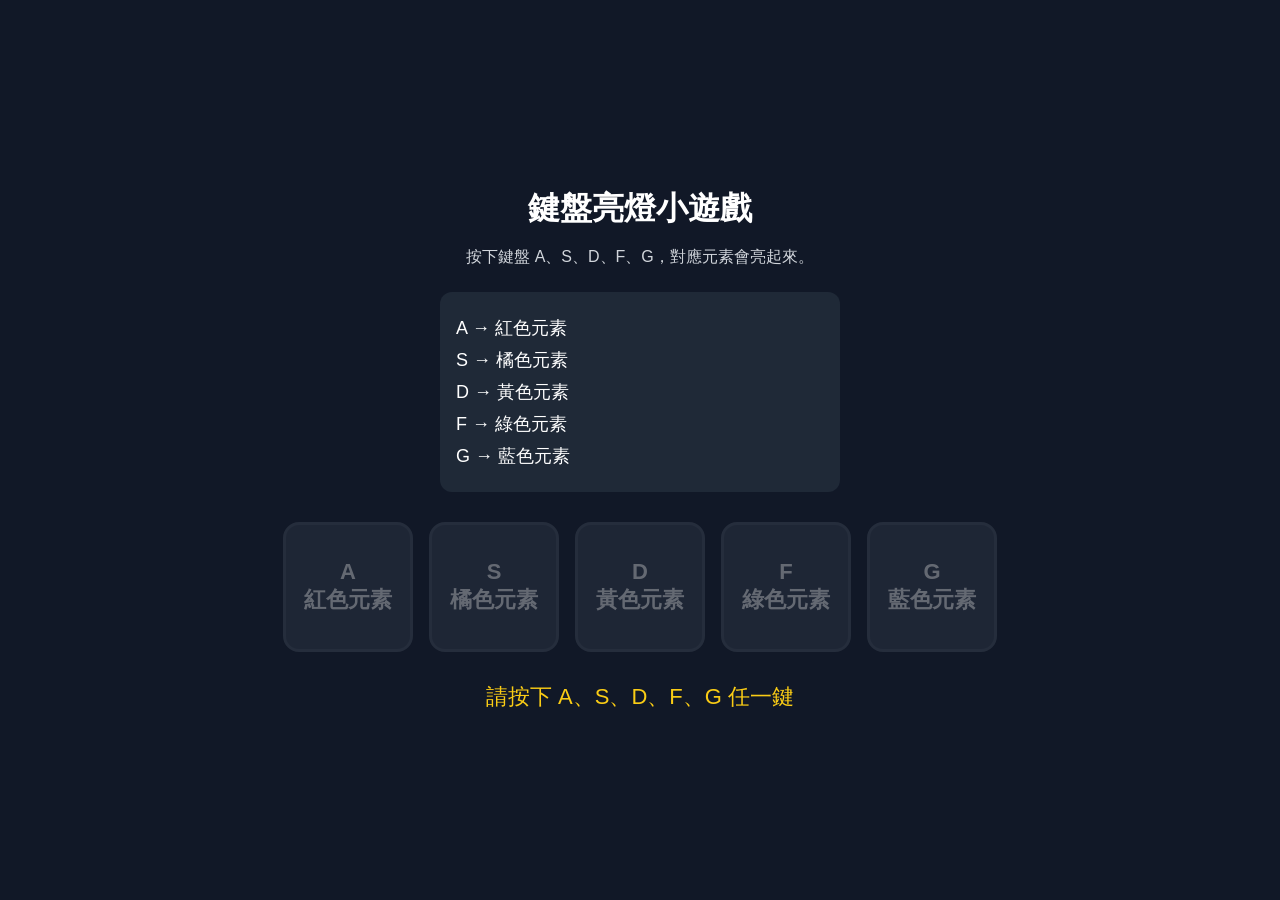
<file: vibeCodingXgoogleExtension/02/index.html>
<!DOCTYPE html>
<html lang="zh-Hant">
<head>
  <meta charset="UTF-8" />
  <meta name="viewport" content="width=device-width, initial-scale=1.0" />
  <title>鍵盤亮燈小遊戲</title>
  <link rel="stylesheet" href="style.css" />
</head>
<body>
  <main class="game">
    <h1>鍵盤亮燈小遊戲</h1>

    <p class="hint">
      按下鍵盤 A、S、D、F、G，對應元素會亮起來。
    </p>

    <section class="instructions">
      <p>A → 紅色元素</p>
      <p>S → 橘色元素</p>
      <p>D → 黃色元素</p>
      <p>F → 綠色元素</p>
      <p>G → 藍色元素</p>
    </section>

    <section class="elements">
      <div id="element-a" class="box red">A<br />紅色元素</div>
      <div id="element-s" class="box orange">S<br />橘色元素</div>
      <div id="element-d" class="box yellow">D<br />黃色元素</div>
      <div id="element-f" class="box green">F<br />綠色元素</div>
      <div id="element-g" class="box blue">G<br />藍色元素</div>
    </section>

    <p id="status">請按下 A、S、D、F、G 任一鍵</p>
  </main>

  <script src="script.js"></script>
</body>
</html>
</file>
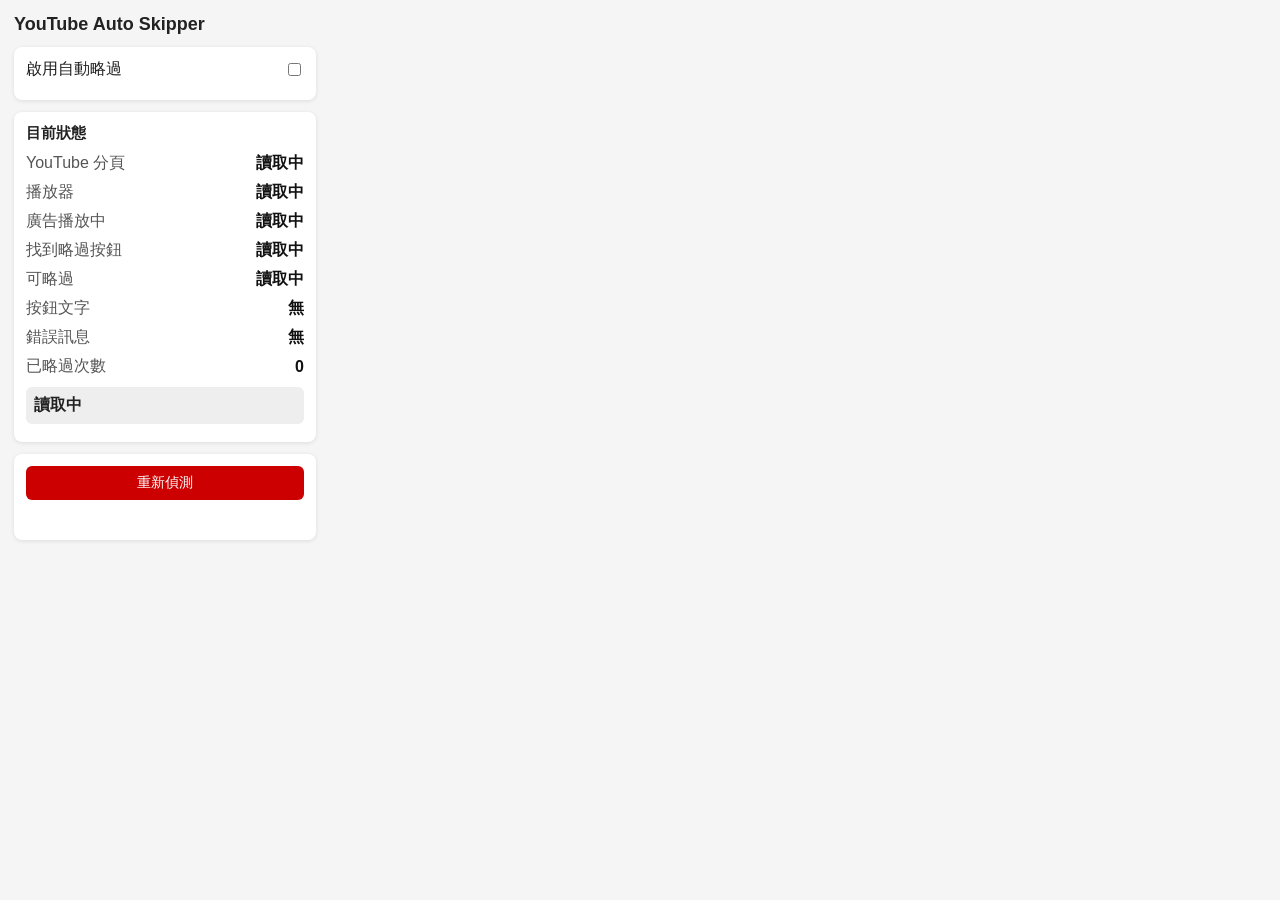
<file: youtubeAutoSkipper/popup.html>
<!DOCTYPE html>
<html lang="zh-Hant">
<head>
  <meta charset="UTF-8">
  <title>YouTube Auto Skipper</title>
  <link rel="stylesheet" href="popup.css">
</head>
<body>
  <main class="container">
    <h1>YouTube Auto Skipper</h1>

    <section class="card">
      <label class="switch-row">
        <span>啟用自動略過</span>
        <input id="enabledToggle" type="checkbox">
      </label>
    </section>

    <section class="card">
      <h2>目前狀態</h2>

      <div class="status-row">
        <span>YouTube 分頁</span>
        <strong id="youtubeStatus">讀取中</strong>
      </div>

      <div class="status-row">
        <span>播放器</span>
        <strong id="playerStatus">讀取中</strong>
      </div>

      <div class="status-row">
        <span>廣告播放中</span>
        <strong id="adStatus">讀取中</strong>
      </div>

      <div class="status-row">
        <span>找到略過按鈕</span>
        <strong id="foundSkipStatus">讀取中</strong>
      </div>

      <div class="status-row">
        <span>可略過</span>
        <strong id="skipStatus">讀取中</strong>
      </div>
      
      <div class="status-row">
        <span>按鈕文字</span>
        <strong id="skipButtonText">無</strong>
      </div>     

      <div class="status-row">
        <span>錯誤訊息</span>
        <strong id="lastError">無</strong>
      </div>
      
      <div class="status-row">
        <span>已略過次數</span>
        <strong id="skipCount">0</strong>
      </div>

      <div class="status-message" id="lastAction">讀取中</div>
      <div class="checked-time" id="lastSkipAt"></div>
      <div class="checked-time" id="lastCheckedAt"></div>
    </section>

    <section class="card">
      <button id="refreshButton">重新偵測</button>
      <p id="statusText"></p>
    </section>
  </main>

  <script src="popup.js"></script>
</body>
</html>
</file>
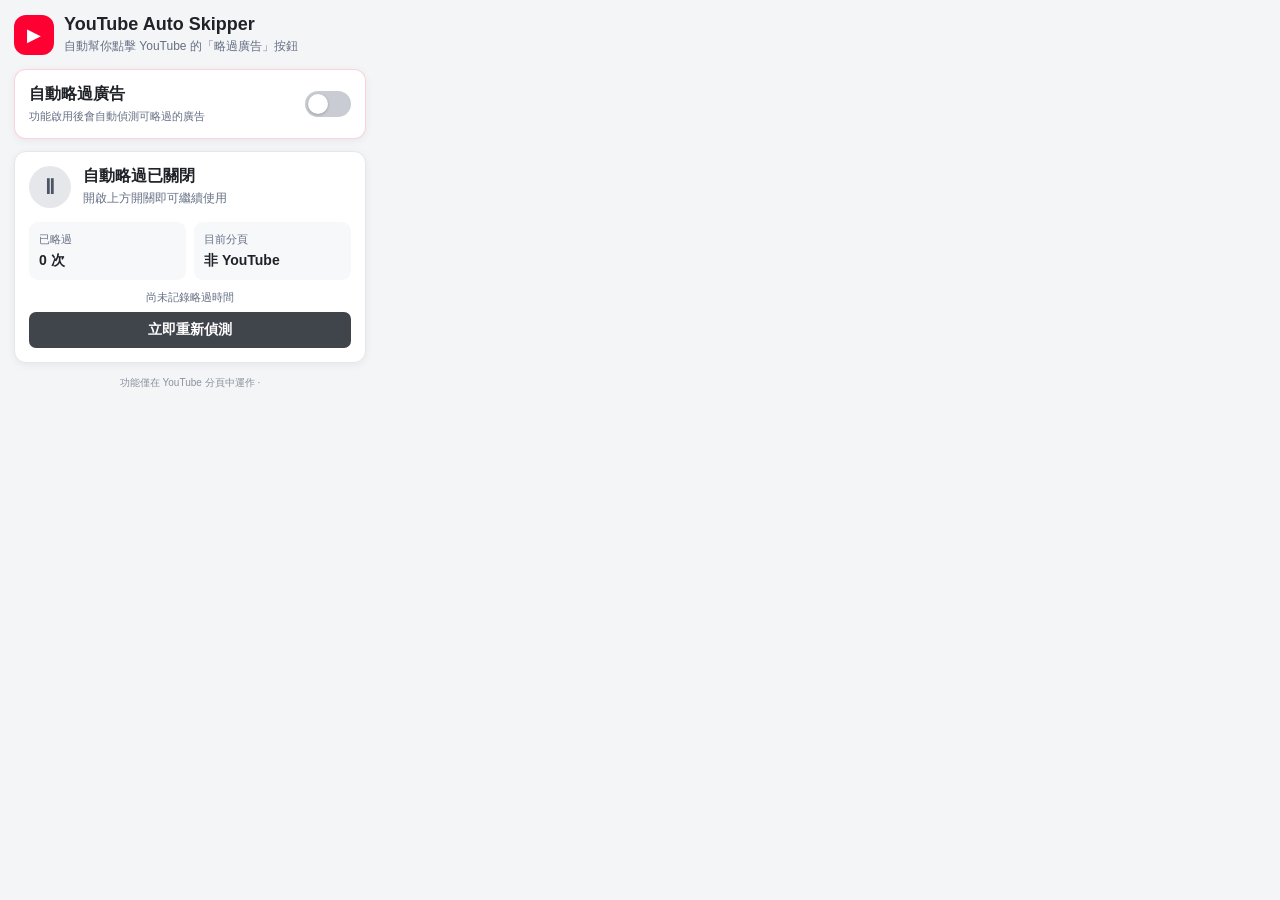
<file: youtubeAutoSkipper/popup/popup.html>
<!DOCTYPE html>
<html lang="zh-Hant">
<head>
  <meta charset="UTF-8">
  <meta name="viewport" content="width=device-width, initial-scale=1.0">
  <title>YouTube Auto Skipper</title>
  <link rel="stylesheet" href="popup.css">
</head>
<body>
  <main class="container">
    <header class="app-header">
      <div class="app-logo" aria-hidden="true">▶</div>
      <div>
        <h1>YouTube Auto Skipper</h1>
        <p class="app-subtitle user-only">自動幫你點擊 YouTube 的「略過廣告」按鈕</p>
        <p class="app-subtitle developer-only">Chrome DevTools Protocol 開發者控制台</p>
      </div>
      <span id="modeBadge" class="mode-badge developer-only"></span>
    </header>

    <section class="card primary-card">
      <label class="switch-row" for="enabledToggle">
        <span>
          <strong>自動略過廣告</strong>
          <small id="enabledDescription">功能啟用後會自動偵測可略過的廣告</small>
        </span>
        <span class="switch-control">
          <input id="enabledToggle" type="checkbox">
          <span class="switch-slider" aria-hidden="true"></span>
        </span>
      </label>
    </section>

    <section class="card user-only">
      <div class="user-status-header">
        <div id="userStatusIcon" class="status-icon">…</div>
        <div>
          <h2 id="userStatusTitle">正在讀取狀態</h2>
          <p id="userStatusMessage">請稍候</p>
        </div>
      </div>

      <div class="summary-grid">
        <div class="summary-item">
          <span>已略過</span>
          <strong><span id="userSkipCount">0</span> 次</strong>
        </div>
        <div class="summary-item">
          <span>目前分頁</span>
          <strong id="userTabStatus">檢查中</strong>
        </div>
      </div>

      <p id="userLastSkipAt" class="user-last-skip"></p>

      <button id="userRefreshButton" class="secondary">立即重新偵測</button>
    </section>

    <section class="card developer-only">
      <h2>目前狀態</h2>
      <div class="status-row"><span>YouTube 分頁</span><strong id="youtubeStatus">讀取中</strong></div>
      <div class="status-row"><span>播放器</span><strong id="playerStatus">讀取中</strong></div>
      <div class="status-row"><span>廣告播放中</span><strong id="adStatus">讀取中</strong></div>
      <div class="status-row"><span>找到略過按鈕</span><strong id="foundSkipStatus">讀取中</strong></div>
      <div class="status-row"><span>可略過</span><strong id="skipStatus">讀取中</strong></div>
      <div class="status-row"><span>已略過次數</span><strong id="skipCount">0</strong></div>
      <div class="detail-row"><span>按鈕文字</span><p id="skipButtonText">無</p></div>
      <div class="detail-row"><span>符合規則</span><p id="matchedSelector">無</p></div>
      <div class="status-message" id="lastAction">讀取中</div>
      <div class="error-message" id="lastError"></div>
      <div class="checked-time" id="lastSkipAt"></div>
      <div class="checked-time" id="lastCheckedAt"></div>
    </section>

    <section class="card developer-only">
      <label for="intervalInput">檢查間隔（毫秒）</label>
      <input id="intervalInput" type="number" min="300" step="100">
      <button id="saveButton">儲存設定</button>
      <button id="refreshButton" class="secondary">重新偵測</button>
      <p id="saveStatus"></p>
    </section>

    <section class="card developer-only">
      <h2>偵錯 Log</h2>
      <div class="log-actions">
        <button id="refreshLogsButton" class="secondary">重新整理 Log</button>
        <button id="clearLogsButton" class="danger">清除 Log</button>
      </div>
      <textarea id="logOutput" readonly spellcheck="false"></textarea>
    </section>

    <footer class="app-footer user-only">
      <span>功能僅在 YouTube 分頁中運作</span>
      <span id="versionText"></span>
    </footer>
  </main>

  <script src="../config/app-config.js"></script>
  <script src="popup.js"></script>
</body>
</html>
</file>
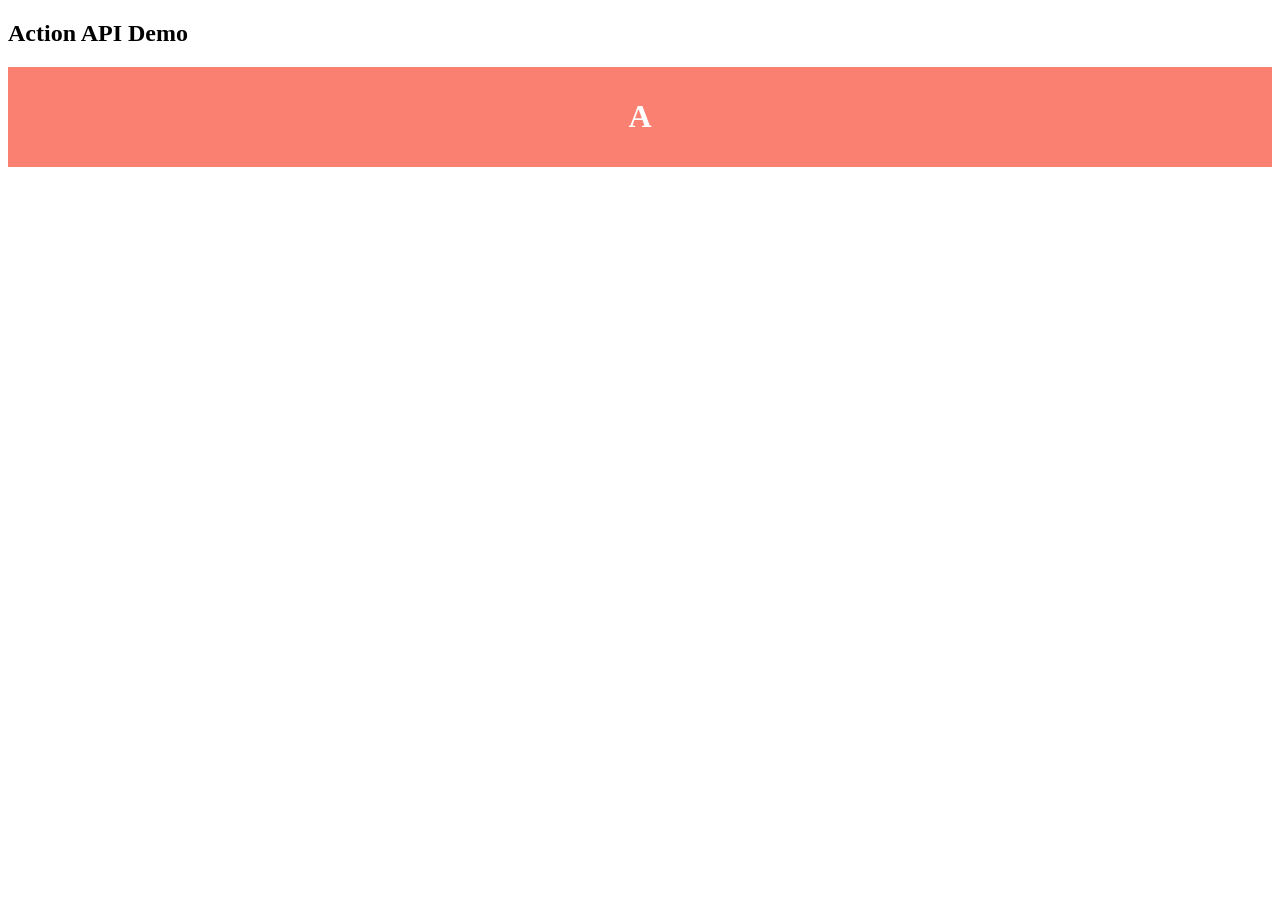
<file: vibeCodingXgoogleExtension/extensionDemo/action/popups/a.html>
<!doctype html>
<html lang="en">
  <head>
    <meta charset="UTF-8" />
    <meta http-equiv="X-UA-Compatible" content="IE=edge" />
    <meta name="viewport" content="width=device-width, initial-scale=1.0" />
    <title>Document</title>
    <style>
      .center {
        min-height: 100px;
        min-width: 200px;
        display: grid;
        flex-direction: column;
        align-items: center;
        justify-content: center;
        gap: 1ch;
        background-color: salmon;
      }
      .text {
        font-size: 2rem;
        font-weight: bold;
        color: white;
      }
    </style>
  </head>
  <body>
    <h2>Action API Demo</h2>
    <div class="center">
      <span class="text">A</span>
    </div>
  </body>
</html>
</file>
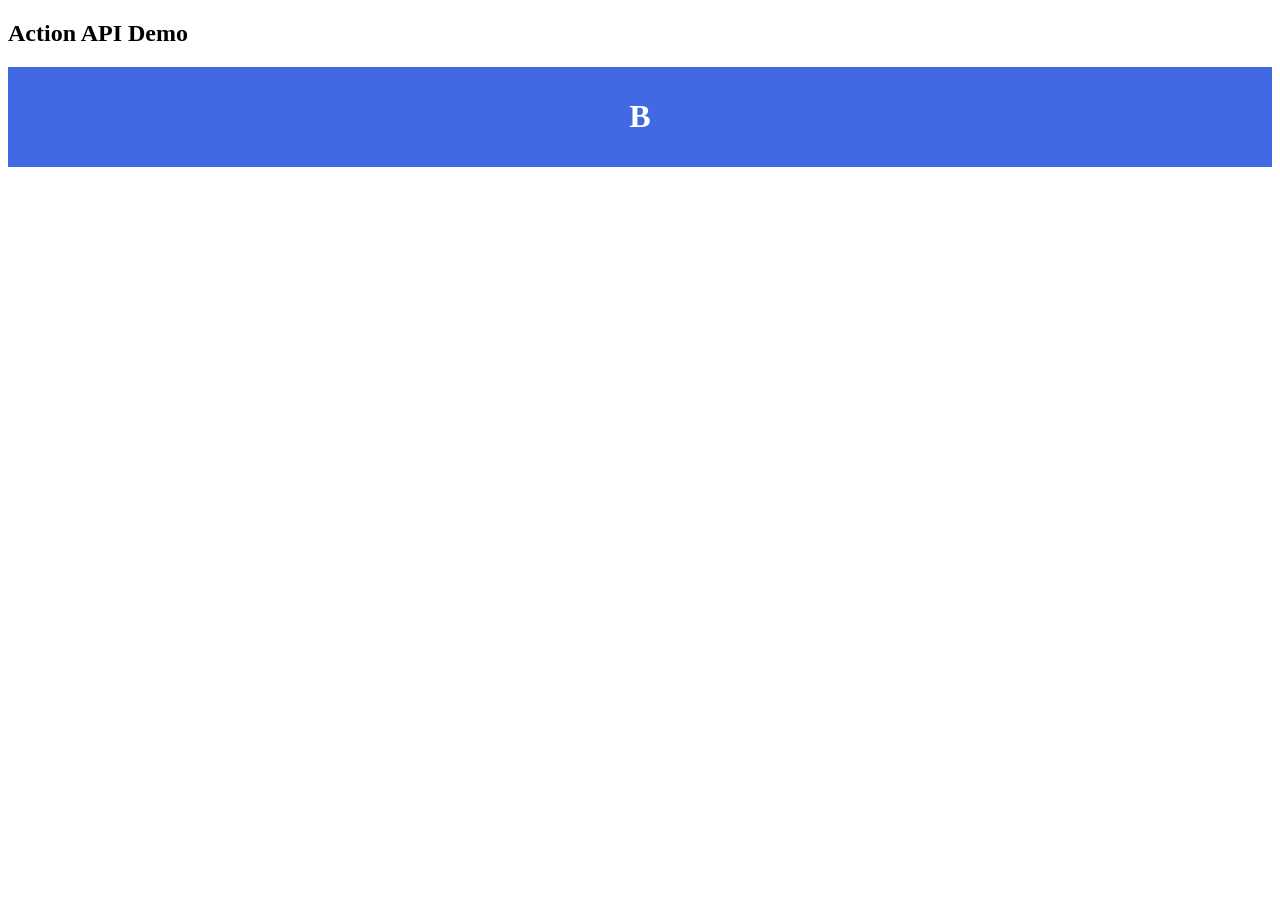
<file: vibeCodingXgoogleExtension/extensionDemo/action/popups/b.html>
<!doctype html>
<html lang="en">
  <head>
    <meta charset="UTF-8" />
    <meta http-equiv="X-UA-Compatible" content="IE=edge" />
    <meta name="viewport" content="width=device-width, initial-scale=1.0" />
    <title>Document</title>
    <style>
      .center {
        min-height: 100px;
        min-width: 200px;
        display: grid;
        flex-direction: column;
        align-items: center;
        justify-content: center;
        gap: 1ch;
        background-color: royalblue;
      }
      .text {
        font-size: 2rem;
        font-weight: bold;
        color: white;
      }
    </style>
  </head>
  <body>
    <h2>Action API Demo</h2>
    <div class="center">
      <span class="text">B</span>
    </div>
  </body>
</html>
</file>
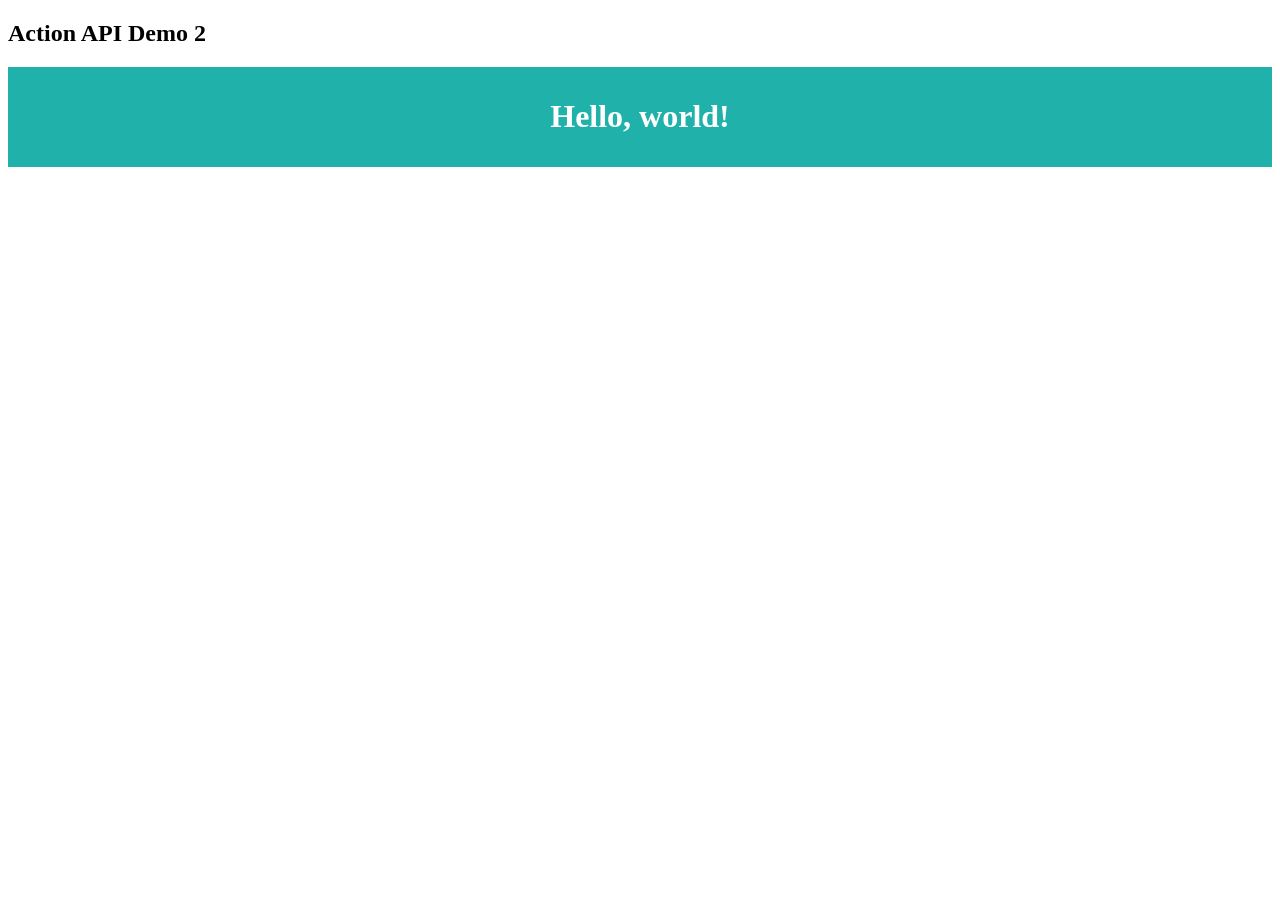
<file: vibeCodingXgoogleExtension/extensionDemo/action/popups/popup.html>
<!doctype html>
<html lang="en">
  <head>
    <meta charset="UTF-8" />
    <meta http-equiv="X-UA-Compatible" content="IE=edge" />
    <meta name="viewport" content="width=device-width, initial-scale=1.0" />
    <title>Document</title>
    <style>
      .center {
        min-height: 100px;
        min-width: 200px;
        display: grid;
        flex-direction: column;
        align-items: center;
        justify-content: center;
        gap: 1ch;
        background-color: lightseagreen;
      }
      .text {
        font-size: 2rem;
        font-weight: bold;
        color: white;
      }
    </style>
  </head>
  <body>
    <h2>Action API Demo 2</h2>
    <div class="center">
      <span class="text">Hello, world!</span>
    </div>
  </body>
</html>
</file>
<file: vibeCodingXgoogleExtension/02/style.css>
* {
  box-sizing: border-box;
}

body {
  margin: 0;
  min-height: 100vh;
  font-family: Arial, "Microsoft JhengHei", sans-serif;
  background: #111827;
  color: white;
  display: flex;
  justify-content: center;
  align-items: center;
}

.game {
  width: 90%;
  max-width: 900px;
  text-align: center;
}

h1 {
  margin-bottom: 10px;
}

.hint {
  color: #d1d5db;
}

.instructions {
  margin: 24px auto;
  padding: 16px;
  max-width: 400px;
  background: #1f2937;
  border-radius: 12px;
  text-align: left;
}

.instructions p {
  margin: 8px 0;
  font-size: 18px;
}

.elements {
  display: flex;
  justify-content: center;
  gap: 16px;
  flex-wrap: wrap;
  margin-top: 30px;
}

.box {
  width: 130px;
  height: 130px;
  border-radius: 16px;
  background: #374151;
  border: 3px solid #4b5563;
  display: flex;
  justify-content: center;
  align-items: center;
  font-size: 22px;
  font-weight: bold;
  opacity: 0.35;
  transition: 0.15s;
}

.box.active {
  opacity: 1;
  transform: scale(1.12);
  box-shadow: 0 0 30px white;
}

.red.active {
  background: #ef4444;
}

.orange.active {
  background: #f97316;
}

.yellow.active {
  background: #eab308;
  color: #111827;
}

.green.active {
  background: #22c55e;
}

.blue.active {
  background: #3b82f6;
}

#status {
  margin-top: 30px;
  font-size: 22px;
  color: #facc15;
}
</file>
<file: youtubeAutoSkipper/popup.css>
body {
  width: 330px;
  margin: 0;
  font-family: Arial, "Microsoft JhengHei", sans-serif;
  background: #f5f5f5;
  color: #222;
}

.container {
  padding: 14px;
}

h1 {
  margin: 0 0 12px;
  font-size: 18px;
}

h2 {
  margin: 0 0 10px;
  font-size: 15px;
}

.card {
  padding: 12px;
  margin-bottom: 12px;
  border-radius: 8px;
  background: #ffffff;
  box-shadow: 0 1px 4px rgba(0, 0, 0, 0.1);
}

.switch-row,
.status-row {
  display: flex;
  justify-content: space-between;
  align-items: center;
  gap: 10px;
  margin-bottom: 8px;
}

.status-row span {
  color: #555;
}

.status-row strong {
  color: #111;
}

.status-message {
  margin-top: 10px;
  padding: 8px;
  border-radius: 6px;
  background: #eeeeee;
  font-weight: bold;
}

.checked-time {
  margin-top: 6px;
  font-size: 12px;
  color: #666;
}

button {
  width: 100%;
  padding: 8px;
  border: none;
  border-radius: 6px;
  background: #cc0000;
  color: white;
  cursor: pointer;
  font-size: 14px;
}

button:hover {
  background: #a80000;
}

#statusText {
  min-height: 18px;
  margin: 10px 0 0;
  font-size: 13px;
  color: #008000;
}
</file>
<file: youtubeAutoSkipper/popup/popup.css>
* { box-sizing: border-box; }

:root {
  color-scheme: light;
  --primary: #ff0033;
  --primary-dark: #d6002b;
  --surface: #ffffff;
  --background: #f4f5f7;
  --text: #1f2328;
  --muted: #667085;
  --border: #e5e7eb;
}

body {
  width: 380px;
  min-height: 220px;
  margin: 0;
  background: var(--background);
  color: var(--text);
  font-family: Arial, "Microsoft JhengHei", sans-serif;
}

.user-only,
.developer-only { display: none; }
body.user-mode .user-only { display: block; }
body.developer-mode .developer-only { display: block; }
body.user-mode .app-header.user-only,
body.user-mode .switch-row.user-only,
body.developer-mode .app-header.developer-only { display: flex; }

.container { padding: 14px; }

.app-header {
  display: flex;
  align-items: center;
  gap: 10px;
  margin-bottom: 14px;
}

.app-logo {
  display: grid;
  width: 40px;
  height: 40px;
  flex: 0 0 40px;
  place-items: center;
  border-radius: 12px;
  background: var(--primary);
  color: #fff;
  font-size: 18px;
  line-height: 1;
}

h1 { margin: 0; font-size: 18px; }
h2 { margin: 0 0 10px; font-size: 15px; }

.app-subtitle {
  margin: 3px 0 0;
  color: var(--muted);
  font-size: 12px;
}

.mode-badge {
  margin-left: auto;
  padding: 4px 7px;
  border-radius: 999px;
  background: #27272a;
  color: #fff;
  font-size: 10px;
  font-weight: 700;
}

.card {
  margin-bottom: 12px;
  padding: 14px;
  border: 1px solid var(--border);
  border-radius: 12px;
  background: var(--surface);
  box-shadow: 0 2px 8px rgba(16, 24, 40, 0.06);
}

.primary-card { border-color: rgba(255, 0, 51, 0.18); }

.switch-row,
.status-row {
  display: flex;
  align-items: center;
  justify-content: space-between;
  gap: 12px;
  margin-bottom: 8px;
}

.switch-row { margin: 0; cursor: pointer; }
.switch-row > span:first-child { display: grid; gap: 4px; }
.switch-row small { color: var(--muted); font-size: 11px; font-weight: 400; }

.switch-control {
  position: relative;
  display: inline-block;
  width: 46px;
  height: 26px;
  flex: 0 0 46px;
}

.switch-control input {
  position: absolute;
  width: 1px;
  height: 1px;
  opacity: 0;
}

.switch-slider {
  position: absolute;
  inset: 0;
  border-radius: 999px;
  background: #c9cdd3;
  transition: 0.2s;
}

.switch-slider::before {
  position: absolute;
  width: 20px;
  height: 20px;
  left: 3px;
  top: 3px;
  border-radius: 50%;
  background: #fff;
  box-shadow: 0 1px 3px rgba(0, 0, 0, 0.25);
  content: "";
  transition: 0.2s;
}

.switch-control input:checked + .switch-slider { background: var(--primary); }
.switch-control input:checked + .switch-slider::before { transform: translateX(20px); }
.switch-control input:focus-visible + .switch-slider { outline: 2px solid #2563eb; outline-offset: 2px; }

.user-status-header {
  display: flex;
  align-items: center;
  gap: 12px;
}

.user-status-header h2 { margin: 0 0 3px; font-size: 16px; }
.user-status-header p { margin: 0; color: var(--muted); font-size: 12px; line-height: 1.45; }

.status-icon {
  display: grid;
  width: 42px;
  height: 42px;
  flex: 0 0 42px;
  place-items: center;
  border-radius: 50%;
  background: #eef2f6;
  color: #475467;
  font-size: 20px;
  font-weight: 700;
}

.status-icon.ready { background: #dcfce7; color: #15803d; }
.status-icon.working { background: #fff7d6; color: #a16207; }
.status-icon.error { background: #fee2e2; color: #b91c1c; }
.status-icon.paused { background: #e5e7eb; color: #4b5563; }
.status-icon.idle { background: #e8f0fe; color: #1d4ed8; }

.summary-grid {
  display: grid;
  grid-template-columns: 1fr 1fr;
  gap: 8px;
  margin-top: 14px;
}

.summary-item {
  padding: 10px;
  border-radius: 9px;
  background: #f7f8fa;
}

.summary-item span { display: block; margin-bottom: 4px; color: var(--muted); font-size: 11px; }
.summary-item strong { font-size: 14px; }
.summary-item strong span { display: inline; margin: 0; color: inherit; font-size: inherit; }

.user-last-skip { margin: 10px 0 0; color: var(--muted); font-size: 11px; text-align: center; }

.status-row span,
.detail-row span { color: #555; }
.status-row strong { max-width: 190px; text-align: right; overflow-wrap: anywhere; }
.detail-row { margin-top: 10px; }
.detail-row p { margin: 4px 0 0; padding: 7px; border-radius: 5px; background: #f3f3f3; font-size: 12px; overflow-wrap: anywhere; }

.status-message { margin-top: 12px; padding: 9px; border-radius: 6px; background: #eee; font-weight: bold; }
.error-message { display: none; margin-top: 8px; padding: 8px; border-radius: 6px; background: #ffe5e5; color: #b00020; font-size: 12px; overflow-wrap: anywhere; }
.error-message.show { display: block; }
.checked-time { margin-top: 6px; color: #666; font-size: 12px; }

label { display: block; margin-bottom: 6px; }
input[type="number"] { width: 100%; padding: 8px; margin-bottom: 8px; border: 1px solid #ccc; border-radius: 5px; }

button {
  width: 100%;
  padding: 9px;
  margin-top: 7px;
  border: none;
  border-radius: 7px;
  background: var(--primary);
  color: #fff;
  cursor: pointer;
  font-size: 14px;
  font-weight: 600;
}
button:hover { background: var(--primary-dark); }
button.secondary { background: #40444b; }
button.secondary:hover { background: #272a2f; }
button.danger { background: #8b0000; }
button.danger:hover { background: #650000; }

#saveStatus { min-height: 18px; margin: 10px 0 0; color: #008000; font-size: 13px; }
.log-actions { display: flex; gap: 8px; margin-bottom: 8px; }
.log-actions button { margin-top: 0; }
#logOutput { width: 100%; height: 300px; padding: 8px; border: 1px solid #ccc; border-radius: 5px; background: #111; color: #eee; font-family: Consolas, "Courier New", monospace; font-size: 11px; line-height: 1.4; resize: vertical; white-space: pre; }

.app-footer {
  padding: 1px 2px;
  color: #8a919e;
  font-size: 10px;
  text-align: center;
}
.app-footer span + span::before { content: " · "; }

body.developer-mode { width: 380px; }
</file>
